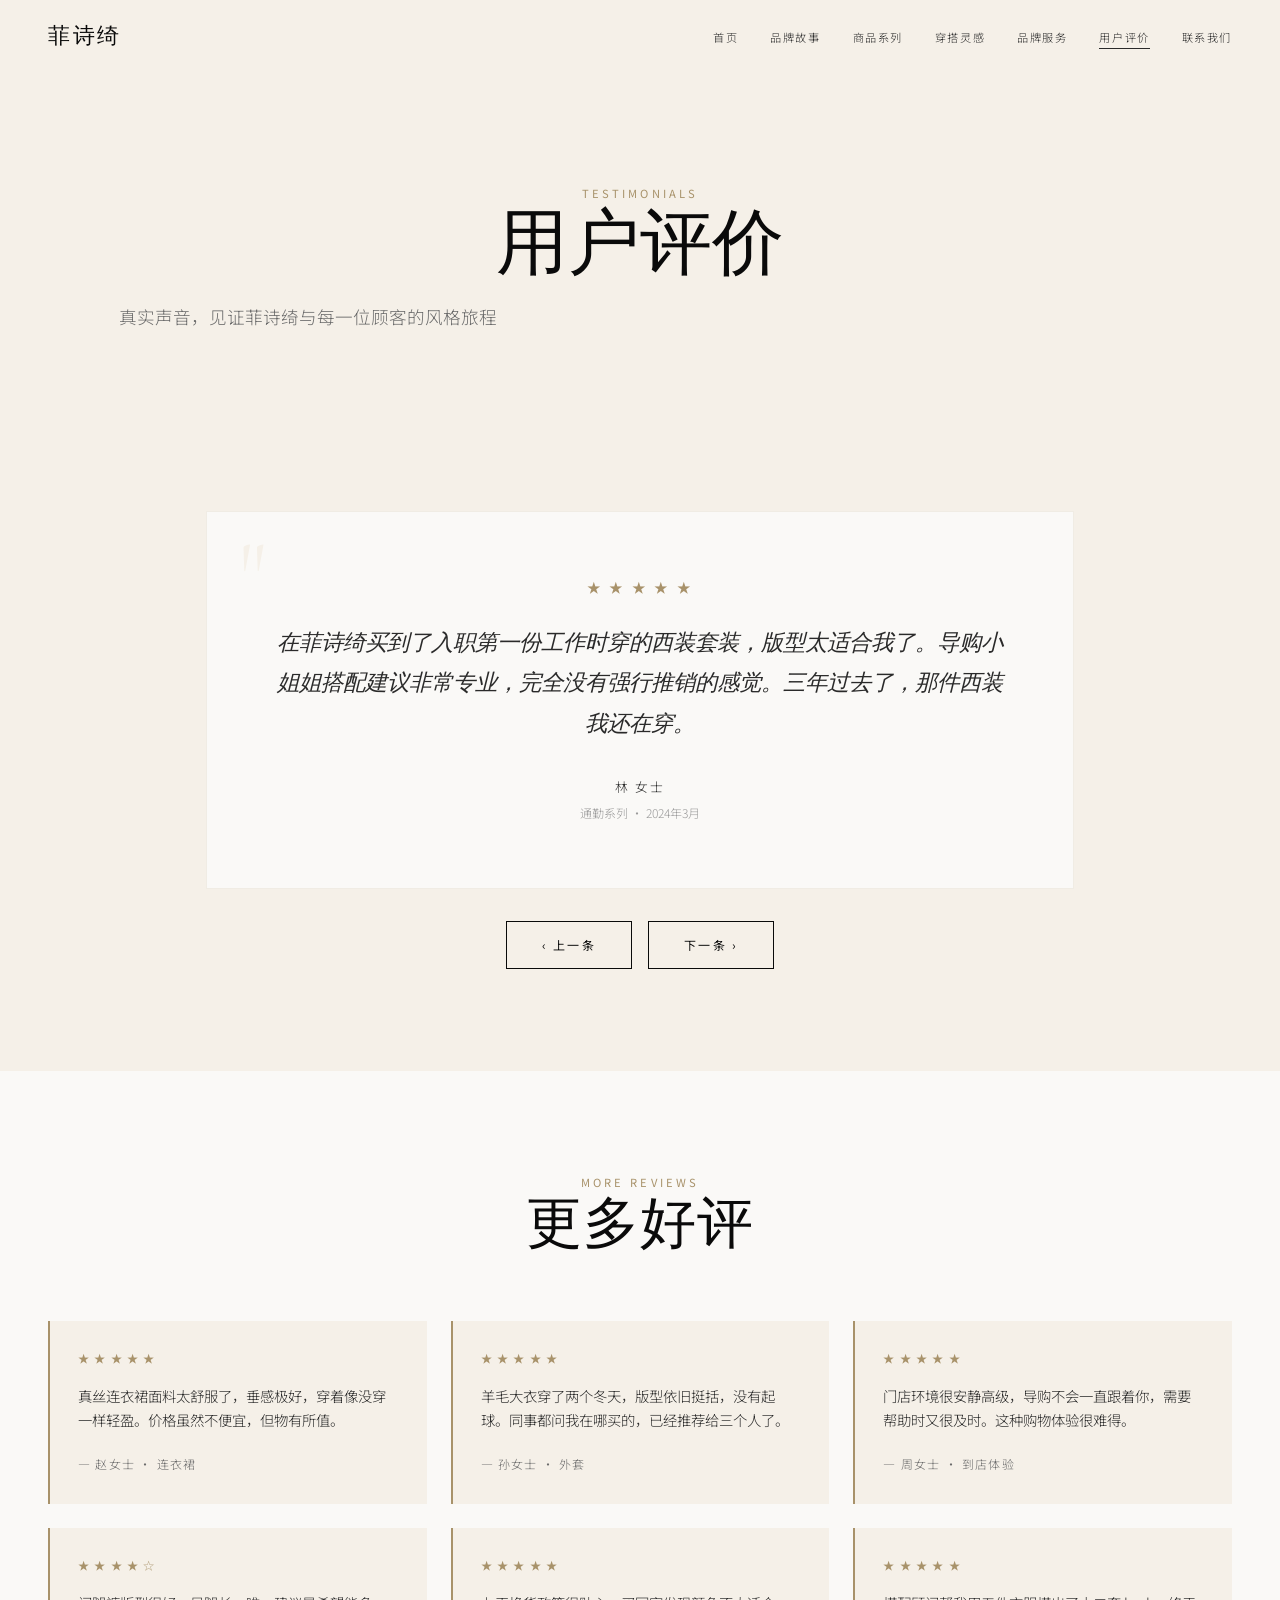
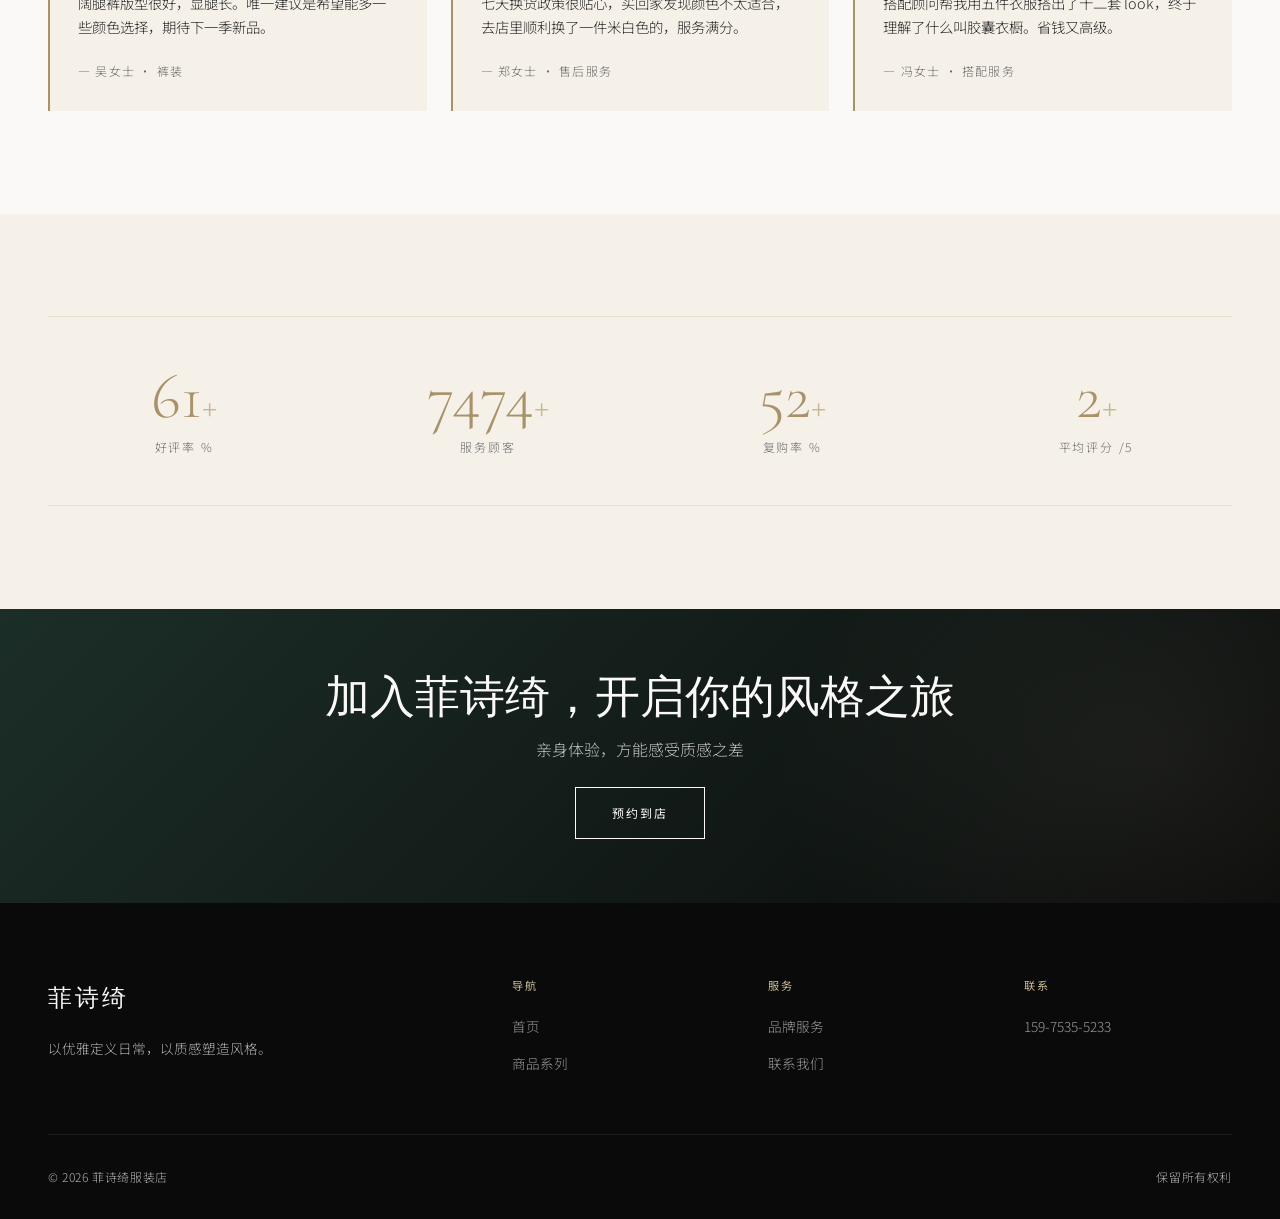
<file: reviews.html>
<!DOCTYPE html>
<html lang="zh-CN">
<head>
  <meta charset="UTF-8">
  <meta name="viewport" content="width=device-width, initial-scale=1.0">
  <meta name="description" content="菲诗绮顾客评价 — 真实口碑与穿搭反馈">
  <title>用户评价 | 菲诗绮服装店官网</title>
 <link rel="stylesheet" href="style.css">
</head>
<body>
  <nav class="site-nav">
    <div class="container">
      <a href="index.html" class="nav-logo">菲诗绮</a>
      <button class="nav-toggle" aria-label="打开菜单"><span></span><span></span><span></span></button>
      <ul class="nav-links">
        <li><a href="index.html">首页</a></li>
        <li><a href="about.html">品牌故事</a></li>
        <li><a href="products.html">商品系列</a></li>
        <li><a href="lookbook.html">穿搭灵感</a></li>
        <li><a href="services.html">品牌服务</a></li>
        <li><a href="reviews.html">用户评价</a></li>
        <li><a href="contact.html">联系我们</a></li>
      </ul>
    </div>
  </nav>

  <header class="page-hero">
    <div class="container">
      <p class="eyebrow">Testimonials</p>
      <h1>用户评价</h1>
      <p class="section-subtitle">真实声音，见证菲诗绮与每一位顾客的风格旅程</p>
    </div>
  </header>

  <section class="section section--cream">
    <div class="container">
      <div class="reviews-carousel reveal">
        <div class="reviews-track">
          <div class="review-slide">
            <div class="review-card">
              <div class="review-card__stars">★ ★ ★ ★ ★</div>
              <p class="review-card__text">在菲诗绮买到了入职第一份工作时穿的西装套装，版型太适合我了。导购小姐姐搭配建议非常专业，完全没有强行推销的感觉。三年过去了，那件西装我还在穿。</p>
              <p class="review-card__author">林 女士</p>
              <p class="review-card__meta">通勤系列 · 2024年3月</p>
            </div>
          </div>
          <div class="review-slide">
            <div class="review-card">
              <div class="review-card__stars">★ ★ ★ ★ ★</div>
              <p class="review-card__text">婚礼前一周才想起买礼服，幸好菲诗绮有定制服务。从量体到取货只用了十二天，香槟色丝绒裙在婚礼上收到了无数夸赞。质感真的和普通礼服不一样。</p>
              <p class="review-card__author">陈 女士</p>
              <p class="review-card__meta">定制礼服 · 2025年10月</p>
            </div>
          </div>
          <div class="review-slide">
            <div class="review-card">
              <div class="review-card__stars">★ ★ ★ ★ ★</div>
              <p class="review-card__text">我是菲诗绮三年的老会员了。最喜欢的是搭配顾问服务，每次换季都会帮我规划衣橱，避免冲动消费。现在我的衣柜里每一件都是真正会穿的，高级感满满。</p>
              <p class="review-card__author">王 女士</p>
              <p class="review-card__meta">铂金会员 · 2023年至今</p>
            </div>
          </div>
        </div>
        <div style="display:flex;justify-content:center;gap:1rem;margin-top:2rem">
          <button class="btn" data-review-prev aria-label="上一条">‹ 上一条</button>
          <button class="btn" data-review-next aria-label="下一条">下一条 ›</button>
        </div>
      </div>
    </div>
  </section>

  <section class="section">
    <div class="container">
      <div class="section-header reveal">
        <p class="eyebrow">More Reviews</p>
        <h2 class="section-title">更多好评</h2>
      </div>
      <div class="reviews-grid">
        <div class="review-mini reveal">
          <div class="review-mini__stars">★ ★ ★ ★ ★</div>
          <p>真丝连衣裙面料太舒服了，垂感极好，穿着像没穿一样轻盈。价格虽然不便宜，但物有所值。</p>
          <cite>— 赵女士 · 连衣裙</cite>
        </div>
        <div class="review-mini reveal reveal-delay-1">
          <div class="review-mini__stars">★ ★ ★ ★ ★</div>
          <p>羊毛大衣穿了两个冬天，版型依旧挺括，没有起球。同事都问我在哪买的，已经推荐给三个人了。</p>
          <cite>— 孙女士 · 外套</cite>
        </div>
        <div class="review-mini reveal reveal-delay-2">
          <div class="review-mini__stars">★ ★ ★ ★ ★</div>
          <p>门店环境很安静高级，导购不会一直跟着你，需要帮助时又很及时。这种购物体验很难得。</p>
          <cite>— 周女士 · 到店体验</cite>
        </div>
        <div class="review-mini reveal">
          <div class="review-mini__stars">★ ★ ★ ★ ☆</div>
          <p>阔腿裤版型很好，显腿长。唯一建议是希望能多一些颜色选择，期待下一季新品。</p>
          <cite>— 吴女士 · 裤装</cite>
        </div>
        <div class="review-mini reveal reveal-delay-1">
          <div class="review-mini__stars">★ ★ ★ ★ ★</div>
          <p>七天换货政策很贴心，买回家发现颜色不太适合，去店里顺利换了一件米白色的，服务满分。</p>
          <cite>— 郑女士 · 售后服务</cite>
        </div>
        <div class="review-mini reveal reveal-delay-2">
          <div class="review-mini__stars">★ ★ ★ ★ ★</div>
          <p>搭配顾问帮我用五件衣服搭出了十二套 look，终于理解了什么叫胶囊衣橱。省钱又高级。</p>
          <cite>— 冯女士 · 搭配服务</cite>
        </div>
      </div>
    </div>
  </section>

  <section class="section section--cream">
    <div class="container">
      <div class="stats-row reveal">
        <div class="stat-item">
          <div class="stat-item__number" data-count="98">0</div>
          <div class="stat-item__label">好评率 %</div>
        </div>
        <div class="stat-item">
          <div class="stat-item__number" data-count="12000">0</div>
          <div class="stat-item__label">服务顾客</div>
        </div>
        <div class="stat-item">
          <div class="stat-item__number" data-count="85">0</div>
          <div class="stat-item__label">复购率 %</div>
        </div>
        <div class="stat-item">
          <div class="stat-item__number" data-count="4">0</div>
          <div class="stat-item__label">平均评分 /5</div>
        </div>
      </div>
    </div>
  </section>

  <section class="promo-banner reveal">
    <div class="container">
      <h2>加入菲诗绮，开启你的风格之旅</h2>
      <p>亲身体验，方能感受质感之差</p>
      <a href="contact.html" class="btn btn--light">预约到店</a>
    </div>
  </section>

  <footer class="site-footer">
    <div class="container">
      <div class="footer-grid">
        <div class="footer-brand"><span class="nav-logo">菲诗绮</span><p>以优雅定义日常，以质感塑造风格。</p></div>
        <div class="footer-col"><h4>导航</h4><ul><li><a href="index.html">首页</a></li><li><a href="products.html">商品系列</a></li></ul></div>
        <div class="footer-col"><h4>服务</h4><ul><li><a href="services.html">品牌服务</a></li><li><a href="contact.html">联系我们</a></li></ul></div>
        <div class="footer-col"><h4>联系</h4><ul><li><a href="tel:15975355233">159-7535-5233</a></li></ul></div>
      </div>
      <div class="footer-bottom"><span>© 2026 菲诗绮服装店</span><span>保留所有权利</span></div>
    </div>
  </footer>
 <script src="script.js"></script>
</body>
</html>
</file>
<file: style.css>
/* ============================================
   菲诗绮服装店官网 — Feishiqi Fashion Boutique
   Premium Fashion Brand Static Site
   ============================================ */

@import url('https://fonts.googleapis.com/css2?family=Cormorant+Garamond:ital,wght@0,300;0,400;0,500;0,600;0,700;1,400&family=Noto+Sans+SC:wght@300;400;500&family=Playfair+Display:ital,wght@0,400;0,500;1,400&display=swap');

:root {
  --black: #0a0a0a;
  --white: #faf9f7;
  --cream: #f5f0e8;
  --warm-gray: #e8e4dc;
  --champagne: #c9b896;
  --gold: #a8926a;
  --gold-light: #d4c4a8;
  --ink-green: #1c2e28;
  --charcoal: #2a2a2a;
  --mid-gray: #6b6b6b;
  --light-gray: #9a9a9a;
  --font-display: 'Cormorant Garamond', 'Playfair Display', serif;
  --font-serif: 'Playfair Display', serif;
  --font-body: 'Noto Sans SC', -apple-system, sans-serif;
  --nav-height: 72px;
  --transition: 0.4s cubic-bezier(0.25, 0.46, 0.45, 0.94);
  --shadow-soft: 0 8px 32px rgba(10, 10, 10, 0.06);
  --shadow-hover: 0 16px 48px rgba(10, 10, 10, 0.12);
  --max-width: 1400px;
  --section-pad: clamp(4rem, 8vw, 8rem);
}

*, *::before, *::after {
  box-sizing: border-box;
  margin: 0;
  padding: 0;
}

html {
  scroll-behavior: smooth;
  font-size: 16px;
}

body {
  font-family: var(--font-body);
  font-weight: 300;
  color: var(--charcoal);
  background: var(--white);
  line-height: 1.7;
  overflow-x: hidden;
  -webkit-font-smoothing: antialiased;
}

img {
  max-width: 100%;
  height: auto;
  display: block;
  object-fit: cover;
}

a {
  color: inherit;
  text-decoration: none;
  transition: color var(--transition), opacity var(--transition);
}

ul { list-style: none; }

button, input, textarea, select {
  font-family: inherit;
  font-size: inherit;
}

.container {
  width: 100%;
  max-width: var(--max-width);
  margin: 0 auto;
  padding: 0 clamp(1.25rem, 4vw, 3rem);
}

/* ---- Typography ---- */
.eyebrow {
  font-family: var(--font-body);
  font-size: 0.7rem;
  font-weight: 400;
  letter-spacing: 0.28em;
  text-transform: uppercase;
  color: var(--gold);
}

h1, h2, h3, h4 {
  font-family: var(--font-display);
  font-weight: 400;
  line-height: 1.15;
  color: var(--black);
}

.section-title {
  font-size: clamp(2rem, 4.5vw, 3.5rem);
  letter-spacing: 0.02em;
  margin-bottom: 0.5rem;
}

.section-subtitle {
  font-size: clamp(0.95rem, 1.5vw, 1.1rem);
  color: var(--mid-gray);
  font-weight: 300;
  max-width: 520px;
}

.section-header {
  text-align: center;
  margin-bottom: clamp(2.5rem, 5vw, 4rem);
}

.section-header .section-subtitle {
  margin: 1rem auto 0;
}

.section-header--left {
  text-align: left;
}

.section-header--left .section-subtitle {
  margin-left: 0;
}

/* ---- Buttons ---- */
.btn {
  display: inline-flex;
  align-items: center;
  justify-content: center;
  gap: 0.5rem;
  padding: 0.9rem 2.2rem;
  font-size: 0.75rem;
  font-weight: 400;
  letter-spacing: 0.18em;
  text-transform: uppercase;
  border: 1px solid var(--black);
  background: transparent;
  color: var(--black);
  cursor: pointer;
  transition: all var(--transition);
  position: relative;
  overflow: hidden;
}

.btn::before {
  content: '';
  position: absolute;
  inset: 0;
  background: var(--black);
  transform: scaleX(0);
  transform-origin: left;
  transition: transform var(--transition);
  z-index: -1;
}

.btn:hover {
  color: var(--white);
}

.btn:hover::before {
  transform: scaleX(1);
}

.btn--light {
  border-color: var(--white);
  color: var(--white);
}

.btn--light::before {
  background: var(--white);
}

.btn--light:hover {
  color: var(--black);
}

.btn--gold {
  border-color: var(--gold);
  color: var(--gold);
}

.btn--gold::before {
  background: var(--gold);
}

.btn--gold:hover {
  color: var(--white);
}

.btn--filled {
  background: var(--black);
  color: var(--white);
}

.btn--filled::before {
  background: var(--ink-green);
}

.btn--filled:hover {
  color: var(--white);
  border-color: var(--ink-green);
}

/* ---- Navigation ---- */
.site-nav {
  position: fixed;
  top: 0;
  left: 0;
  right: 0;
  z-index: 1000;
  height: var(--nav-height);
  display: flex;
  align-items: center;
  transition: background var(--transition), box-shadow var(--transition), height var(--transition);
}

.site-nav.scrolled {
  background: rgba(250, 249, 247, 0.95);
  backdrop-filter: blur(12px);
  -webkit-backdrop-filter: blur(12px);
  box-shadow: 0 1px 0 rgba(10, 10, 10, 0.06);
  height: 64px;
}

.site-nav.nav-dark.scrolled {
  background: rgba(10, 10, 10, 0.92);
}

.site-nav .container {
  display: flex;
  align-items: center;
  justify-content: space-between;
}

.nav-logo {
  font-family: var(--font-display);
  font-size: 1.35rem;
  letter-spacing: 0.12em;
  color: var(--black);
  font-weight: 500;
}

.nav-dark .nav-logo,
.nav-dark .nav-links a {
  color: var(--white);
}

.site-nav.scrolled .nav-logo,
.site-nav.scrolled .nav-links a {
  color: var(--black);
}

.nav-dark.site-nav.scrolled .nav-logo,
.nav-dark.site-nav.scrolled .nav-links a {
  color: var(--white);
}

.nav-links {
  display: flex;
  gap: clamp(1.2rem, 2.5vw, 2.5rem);
}

.nav-links a {
  font-size: 0.7rem;
  letter-spacing: 0.14em;
  text-transform: uppercase;
  position: relative;
  padding: 0.25rem 0;
}

.nav-links a::after {
  content: '';
  position: absolute;
  bottom: 0;
  left: 0;
  width: 0;
  height: 1px;
  background: currentColor;
  transition: width var(--transition);
}

.nav-links a:hover::after,
.nav-links a.active::after {
  width: 100%;
}

.nav-toggle {
  display: none;
  flex-direction: column;
  gap: 5px;
  background: none;
  border: none;
  cursor: pointer;
  padding: 4px;
}

.nav-toggle span {
  display: block;
  width: 22px;
  height: 1px;
  background: currentColor;
  transition: var(--transition);
}

.nav-dark .nav-toggle span {
  background: var(--white);
}

.site-nav.scrolled .nav-toggle span {
  background: var(--black);
}

.nav-dark.site-nav.scrolled .nav-toggle span {
  background: var(--white);
}

/* ---- Hero ---- */
.hero {
  min-height: 100vh;
  display: flex;
  align-items: flex-end;
  position: relative;
  overflow: hidden;
  padding-bottom: clamp(3rem, 8vw, 6rem);
}

.hero__bg {
  position: absolute;
  inset: 0;
  z-index: 0;
}

.hero__bg img {
  width: 100%;
  height: 100%;
  object-fit: cover;
}

.hero__overlay {
  position: absolute;
  inset: 0;
  background: linear-gradient(
    to top,
    rgba(10, 10, 10, 0.75) 0%,
    rgba(10, 10, 10, 0.2) 50%,
    rgba(10, 10, 10, 0.15) 100%
  );
  z-index: 1;
}

.hero__content {
  position: relative;
  z-index: 2;
  width: 100%;
  padding-top: calc(var(--nav-height) + 4rem);
}

.hero__eyebrow {
  color: var(--champagne);
  margin-bottom: 1.5rem;
}

.hero__title {
  font-size: clamp(3rem, 8vw, 6.5rem);
  color: var(--white);
  font-weight: 300;
  letter-spacing: 0.08em;
  margin-bottom: 0.25rem;
}

.hero__subtitle-en {
  font-family: var(--font-serif);
  font-size: clamp(0.9rem, 2vw, 1.2rem);
  font-style: italic;
  color: var(--gold-light);
  letter-spacing: 0.2em;
  margin-bottom: 2rem;
  font-weight: 400;
}

.hero__tagline {
  font-size: clamp(1rem, 2vw, 1.25rem);
  color: rgba(250, 249, 247, 0.85);
  font-weight: 300;
  letter-spacing: 0.15em;
  margin-bottom: 2.5rem;
  max-width: 480px;
}

.hero__actions {
  display: flex;
  flex-wrap: wrap;
  gap: 1rem;
}

.hero__scroll {
  position: absolute;
  bottom: 2rem;
  left: 50%;
  transform: translateX(-50%);
  z-index: 2;
  display: flex;
  flex-direction: column;
  align-items: center;
  gap: 0.5rem;
  color: rgba(250, 249, 247, 0.6);
  font-size: 0.65rem;
  letter-spacing: 0.2em;
  text-transform: uppercase;
}

.hero__scroll-line {
  width: 1px;
  height: 40px;
  background: linear-gradient(to bottom, var(--champagne), transparent);
  animation: scrollPulse 2s ease infinite;
}

@keyframes scrollPulse {
  0%, 100% { opacity: 0.3; transform: scaleY(0.6); }
  50% { opacity: 1; transform: scaleY(1); }
}

/* ---- Page Hero (inner pages) ---- */
.page-hero {
  padding: calc(var(--nav-height) + clamp(4rem, 10vw, 7rem)) 0 clamp(3rem, 6vw, 5rem);
  background: var(--cream);
  text-align: center;
}

.page-hero--dark {
  background: var(--ink-green);
  color: var(--white);
}

.page-hero--dark h1,
.page-hero--dark .section-subtitle {
  color: var(--white);
}

.page-hero--dark .eyebrow {
  color: var(--champagne);
}

.page-hero--dark .section-subtitle {
  color: rgba(250, 249, 247, 0.7);
}

.page-hero h1 {
  font-size: clamp(2.5rem, 6vw, 4.5rem);
  margin-bottom: 1rem;
}

/* ---- Sections ---- */
.section {
  padding: var(--section-pad) 0;
}

.section--cream { background: var(--cream); }
.section--dark { background: var(--black); color: var(--white); }
.section--dark h2, .section--dark h3 { color: var(--white); }
.section--dark .section-subtitle { color: var(--light-gray); }
.section--ink { background: var(--ink-green); color: var(--white); }
.section--ink h2, .section--ink h3 { color: var(--white); }

/* ---- Intro Block ---- */
.intro-block {
  display: grid;
  grid-template-columns: 1fr 1fr;
  gap: clamp(2rem, 5vw, 5rem);
  align-items: center;
}

.intro-block__image {
  position: relative;
  aspect-ratio: 4/5;
  overflow: hidden;
}

.intro-block__image img {
  width: 100%;
  height: 100%;
  transition: transform 1.2s var(--transition);
}

.intro-block__image:hover img {
  transform: scale(1.03);
}

.intro-block__image::after {
  content: '';
  position: absolute;
  inset: 1.5rem;
  border: 1px solid rgba(201, 184, 150, 0.4);
  pointer-events: none;
}

.intro-block__text .eyebrow {
  margin-bottom: 1rem;
}

.intro-block__text h2 {
  font-size: clamp(1.8rem, 3.5vw, 2.8rem);
  margin-bottom: 1.5rem;
}

.intro-block__text p {
  color: var(--mid-gray);
  margin-bottom: 1.25rem;
  font-size: 0.95rem;
}

/* ---- Carousel ---- */
.carousel {
  position: relative;
  overflow: hidden;
}

.carousel__track {
  display: flex;
  transition: transform 0.8s cubic-bezier(0.25, 0.46, 0.45, 0.94);
}

.carousel__slide {
  min-width: 100%;
  position: relative;
  aspect-ratio: 21/9;
}

.carousel__slide img {
  width: 100%;
  height: 100%;
}

.carousel__caption {
  position: absolute;
  bottom: 0;
  left: 0;
  right: 0;
  padding: clamp(2rem, 5vw, 4rem);
  background: linear-gradient(transparent, rgba(10, 10, 10, 0.7));
  color: var(--white);
}

.carousel__caption h3 {
  font-size: clamp(1.5rem, 3vw, 2.5rem);
  color: var(--white);
  margin-bottom: 0.5rem;
}

.carousel__caption p {
  font-size: 0.9rem;
  opacity: 0.85;
  max-width: 400px;
}

.carousel__dots {
  display: flex;
  justify-content: center;
  gap: 0.75rem;
  margin-top: 1.5rem;
}

.carousel__dot {
  width: 32px;
  height: 2px;
  background: var(--warm-gray);
  border: none;
  cursor: pointer;
  transition: background var(--transition), width var(--transition);
  padding: 0;
}

.carousel__dot.active {
  background: var(--gold);
  width: 48px;
}

.carousel__arrow {
  position: absolute;
  top: 50%;
  transform: translateY(-50%);
  width: 48px;
  height: 48px;
  border: 1px solid rgba(255, 255, 255, 0.3);
  background: rgba(10, 10, 10, 0.3);
  color: var(--white);
  cursor: pointer;
  display: flex;
  align-items: center;
  justify-content: center;
  font-size: 1.2rem;
  transition: all var(--transition);
  z-index: 10;
  backdrop-filter: blur(4px);
}

.carousel__arrow:hover {
  background: rgba(10, 10, 10, 0.6);
  border-color: var(--champagne);
}

.carousel__arrow--prev { left: 1.5rem; }
.carousel__arrow--next { right: 1.5rem; }

/* ---- Product Grid ---- */
.product-grid {
  display: grid;
  grid-template-columns: repeat(auto-fill, minmax(280px, 1fr));
  gap: clamp(1.5rem, 3vw, 2.5rem);
}

.product-card {
  position: relative;
  group: product;
}

.product-card__image {
  aspect-ratio: 3/4;
  overflow: hidden;
  background: var(--cream);
  margin-bottom: 1.25rem;
  position: relative;
}

.product-card__image img {
  width: 100%;
  height: 100%;
  transition: transform 0.8s var(--transition);
}

.product-card:hover .product-card__image img {
  transform: scale(1.06);
}

.product-card__badge {
  position: absolute;
  top: 1rem;
  left: 1rem;
  font-size: 0.65rem;
  letter-spacing: 0.15em;
  text-transform: uppercase;
  background: var(--ink-green);
  color: var(--white);
  padding: 0.35rem 0.75rem;
}

.product-card__overlay {
  position: absolute;
  inset: 0;
  background: rgba(10, 10, 10, 0.4);
  display: flex;
  align-items: center;
  justify-content: center;
  opacity: 0;
  transition: opacity var(--transition);
}

.product-card:hover .product-card__overlay {
  opacity: 1;
}

.product-card__tags {
  display: flex;
  flex-wrap: wrap;
  gap: 0.5rem;
  margin-bottom: 0.5rem;
}

.product-card__tag {
  font-size: 0.65rem;
  letter-spacing: 0.1em;
  color: var(--gold);
  text-transform: uppercase;
}

.product-card__name {
  font-family: var(--font-display);
  font-size: 1.25rem;
  margin-bottom: 0.35rem;
}

.product-card__desc {
  font-size: 0.85rem;
  color: var(--mid-gray);
  margin-bottom: 0.5rem;
}

.product-card__price {
  font-size: 0.9rem;
  letter-spacing: 0.05em;
  color: var(--charcoal);
}

/* ---- Filter Tags ---- */
.filter-bar {
  display: flex;
  flex-wrap: wrap;
  justify-content: center;
  gap: 0.75rem;
  margin-bottom: 3rem;
}

.filter-btn {
  padding: 0.6rem 1.4rem;
  font-size: 0.7rem;
  letter-spacing: 0.12em;
  text-transform: uppercase;
  border: 1px solid var(--warm-gray);
  background: transparent;
  color: var(--mid-gray);
  cursor: pointer;
  transition: all var(--transition);
}

.filter-btn:hover,
.filter-btn.active {
  border-color: var(--black);
  color: var(--black);
  background: var(--cream);
}

/* ---- Stats ---- */
.stats-row {
  display: grid;
  grid-template-columns: repeat(4, 1fr);
  gap: 2rem;
  text-align: center;
  padding: 3rem 0;
  border-top: 1px solid rgba(201, 184, 150, 0.3);
  border-bottom: 1px solid rgba(201, 184, 150, 0.3);
}

.stat-item__number {
  font-family: var(--font-display);
  font-size: clamp(2.5rem, 5vw, 4rem);
  color: var(--gold);
  line-height: 1;
  margin-bottom: 0.5rem;
}

.stat-item__number::after {
  content: '+';
  font-size: 0.6em;
  color: var(--champagne);
}

.stat-item__label {
  font-size: 0.75rem;
  letter-spacing: 0.15em;
  text-transform: uppercase;
  color: var(--mid-gray);
}

/* ---- Features ---- */
.features-grid {
  display: grid;
  grid-template-columns: repeat(3, 1fr);
  gap: clamp(1.5rem, 3vw, 2.5rem);
}

.feature-card {
  padding: clamp(2rem, 4vw, 3rem);
  border: 1px solid rgba(201, 184, 150, 0.25);
  text-align: center;
  transition: all var(--transition);
  background: var(--white);
}

.feature-card:hover {
  border-color: var(--gold);
  transform: translateY(-4px);
  box-shadow: var(--shadow-soft);
}

.feature-card__icon {
  font-size: 1.5rem;
  color: var(--gold);
  margin-bottom: 1.25rem;
  letter-spacing: 0.1em;
}

.feature-card h3 {
  font-size: 1.2rem;
  margin-bottom: 0.75rem;
}

.feature-card p {
  font-size: 0.88rem;
  color: var(--mid-gray);
}

/* ---- Series Banner ---- */
.series-banner {
  display: grid;
  grid-template-columns: 1fr 1fr;
  min-height: 400px;
  overflow: hidden;
}

.series-banner__image {
  min-height: 400px;
}

.series-banner__image img {
  width: 100%;
  height: 100%;
}

.series-banner__content {
  display: flex;
  flex-direction: column;
  justify-content: center;
  padding: clamp(2rem, 5vw, 4rem);
  background: var(--ink-green);
  color: var(--white);
}

.series-banner__content h2 {
  color: var(--white);
  font-size: clamp(1.8rem, 3vw, 2.8rem);
  margin-bottom: 1rem;
}

.series-banner__content p {
  color: rgba(250, 249, 247, 0.75);
  margin-bottom: 2rem;
  font-size: 0.95rem;
}

/* ---- Timeline ---- */
.timeline {
  position: relative;
  max-width: 800px;
  margin: 0 auto;
  padding-left: 2rem;
}

.timeline::before {
  content: '';
  position: absolute;
  left: 0;
  top: 0;
  bottom: 0;
  width: 1px;
  background: linear-gradient(to bottom, var(--gold), var(--champagne), transparent);
}

.timeline__item {
  position: relative;
  padding-bottom: 3rem;
  padding-left: 2rem;
}

.timeline__item::before {
  content: '';
  position: absolute;
  left: -2rem;
  top: 0.35rem;
  width: 9px;
  height: 9px;
  border: 1px solid var(--gold);
  background: var(--white);
  border-radius: 50%;
  transform: translateX(-4px);
}

.timeline__year {
  font-family: var(--font-display);
  font-size: 1.5rem;
  color: var(--gold);
  margin-bottom: 0.5rem;
}

.timeline__title {
  font-size: 1.1rem;
  margin-bottom: 0.5rem;
}

.timeline__item:not(:has(.timeline__year)) .timeline__title {
  font-family: var(--font-display);
  font-size: 1.35rem;
  color: var(--gold);
}

.timeline__text {
  font-size: 0.9rem;
  color: var(--mid-gray);
}

/* ---- Philosophy Cards ---- */
.philosophy-grid {
  display: grid;
  grid-template-columns: repeat(2, 1fr);
  gap: 2rem;
}

.philosophy-card {
  padding: 2.5rem;
  background: var(--white);
  border-left: 2px solid var(--gold);
}

.philosophy-card h3 {
  font-size: 1.3rem;
  margin-bottom: 1rem;
}

.philosophy-card p {
  font-size: 0.9rem;
  color: var(--mid-gray);
  line-height: 1.8;
}

/* ---- Lookbook ---- */
.lookbook-magazine {
  display: grid;
  gap: clamp(3rem, 6vw, 5rem);
}

.lookbook-feature {
  display: grid;
  grid-template-columns: 1fr 1fr;
  gap: 0;
  align-items: stretch;
  min-height: 500px;
}

.lookbook-feature--reverse {
  direction: rtl;
}

.lookbook-feature--reverse > * {
  direction: ltr;
}

.lookbook-feature__visual {
  overflow: hidden;
  min-height: 400px;
}

.lookbook-feature__visual img {
  width: 100%;
  height: 100%;
  min-height: 400px;
}

.lookbook-feature__text {
  display: flex;
  flex-direction: column;
  justify-content: center;
  padding: clamp(2rem, 5vw, 4rem);
  background: var(--cream);
}

.lookbook-feature__text .eyebrow {
  margin-bottom: 1rem;
}

.lookbook-feature__text h2 {
  font-size: clamp(1.8rem, 3vw, 2.5rem);
  margin-bottom: 1rem;
}

.lookbook-feature__text p {
  color: var(--mid-gray);
  margin-bottom: 1.5rem;
  font-size: 0.95rem;
}

.lookbook-grid {
  display: grid;
  grid-template-columns: repeat(3, 1fr);
  grid-template-rows: auto;
  gap: 1rem;
}

.lookbook-grid__item {
  position: relative;
  overflow: hidden;
  aspect-ratio: 3/4;
}

.lookbook-grid__item:first-child {
  grid-row: span 2;
  aspect-ratio: auto;
}

.lookbook-grid__item img {
  width: 100%;
  height: 100%;
  transition: transform 1s var(--transition);
}

.lookbook-grid__item:hover img {
  transform: scale(1.05);
}

.lookbook-grid__caption {
  position: absolute;
  bottom: 0;
  left: 0;
  right: 0;
  padding: 1.5rem;
  background: linear-gradient(transparent, rgba(10, 10, 10, 0.75));
  color: var(--white);
}

.lookbook-grid__caption h4 {
  font-size: 1rem;
  color: var(--white);
  margin-bottom: 0.25rem;
}

.lookbook-grid__caption span {
  font-size: 0.75rem;
  opacity: 0.8;
  letter-spacing: 0.1em;
}

.lookbook-cards {
  display: grid;
  grid-template-columns: repeat(auto-fill, minmax(300px, 1fr));
  gap: 2rem;
}

.lookbook-card {
  position: relative;
  overflow: hidden;
}

.lookbook-card__image {
  aspect-ratio: 4/5;
  overflow: hidden;
}

.lookbook-card__image img {
  width: 100%;
  height: 100%;
  transition: transform 0.8s var(--transition);
}

.lookbook-card:hover .lookbook-card__image img {
  transform: scale(1.04);
}

.lookbook-card__body {
  padding: 1.5rem 0;
}

.lookbook-card__body h3 {
  font-size: 1.2rem;
  margin-bottom: 0.5rem;
}

.lookbook-card__body p {
  font-size: 0.85rem;
  color: var(--mid-gray);
}

/* ---- Services ---- */
.service-grid {
  display: grid;
  grid-template-columns: repeat(3, 1fr);
  gap: 2rem;
}

.service-card {
  padding: 2.5rem 2rem;
  text-align: center;
  border: 1px solid rgba(201, 184, 150, 0.2);
  transition: all var(--transition);
}

.service-card:hover {
  background: var(--cream);
  border-color: var(--gold);
}

.service-card__num {
  font-family: var(--font-display);
  font-size: 2.5rem;
  color: var(--champagne);
  margin-bottom: 1rem;
  line-height: 1;
}

.service-card h3 {
  font-size: 1.15rem;
  margin-bottom: 0.75rem;
}

.service-card p {
  font-size: 0.88rem;
  color: var(--mid-gray);
}

.process-flow {
  display: flex;
  justify-content: space-between;
  align-items: flex-start;
  gap: 1rem;
  position: relative;
  padding: 2rem 0;
}

.process-flow::before {
  content: '';
  position: absolute;
  top: 3.5rem;
  left: 10%;
  right: 10%;
  height: 1px;
  background: var(--warm-gray);
}

.process-step {
  flex: 1;
  text-align: center;
  position: relative;
  z-index: 1;
}

.process-step__circle {
  width: 56px;
  height: 56px;
  border: 1px solid var(--gold);
  border-radius: 50%;
  display: flex;
  align-items: center;
  justify-content: center;
  margin: 0 auto 1.25rem;
  background: var(--white);
  font-family: var(--font-display);
  font-size: 1.2rem;
  color: var(--gold);
}

.process-step h4 {
  font-size: 0.95rem;
  margin-bottom: 0.5rem;
}

.process-step p {
  font-size: 0.8rem;
  color: var(--mid-gray);
  max-width: 140px;
  margin: 0 auto;
}

.policy-list {
  display: grid;
  grid-template-columns: repeat(2, 1fr);
  gap: 1.5rem;
}

.policy-item {
  padding: 1.5rem;
  background: rgba(255, 255, 255, 0.05);
  border: 1px solid rgba(201, 184, 150, 0.15);
}

.policy-item h4 {
  font-size: 1rem;
  margin-bottom: 0.5rem;
  color: var(--champagne);
}

.policy-item p {
  font-size: 0.85rem;
  color: rgba(250, 249, 247, 0.7);
}

/* ---- Reviews ---- */
.reviews-carousel {
  position: relative;
  max-width: 900px;
  margin: 0 auto;
  overflow: hidden;
}

.reviews-track {
  display: flex;
  transition: transform 0.6s var(--transition);
}

.review-slide {
  min-width: 100%;
  padding: 0 1rem;
}

.review-card {
  background: var(--white);
  padding: clamp(2.5rem, 5vw, 4rem);
  text-align: center;
  border: 1px solid rgba(201, 184, 150, 0.2);
  position: relative;
}

.review-card::before {
  content: '"';
  font-family: var(--font-display);
  font-size: 6rem;
  color: var(--cream);
  position: absolute;
  top: 1rem;
  left: 2rem;
  line-height: 1;
}

.review-card__stars {
  color: var(--gold);
  letter-spacing: 0.2em;
  margin-bottom: 1.5rem;
  font-size: 0.85rem;
}

.review-card__text {
  font-family: var(--font-display);
  font-size: clamp(1.1rem, 2vw, 1.4rem);
  font-style: italic;
  color: var(--charcoal);
  margin-bottom: 2rem;
  line-height: 1.8;
  position: relative;
  z-index: 1;
}

.review-card__author {
  font-size: 0.8rem;
  letter-spacing: 0.15em;
  text-transform: uppercase;
}

.review-card__meta {
  font-size: 0.75rem;
  color: var(--light-gray);
  margin-top: 0.35rem;
}

.reviews-grid {
  display: grid;
  grid-template-columns: repeat(3, 1fr);
  gap: 1.5rem;
}

.review-mini {
  padding: 1.75rem;
  background: var(--cream);
  border-left: 2px solid var(--gold);
}

.review-mini__stars {
  color: var(--gold);
  font-size: 0.7rem;
  letter-spacing: 0.15em;
  margin-bottom: 1rem;
}

.review-mini p {
  font-size: 0.9rem;
  color: var(--charcoal);
  margin-bottom: 1rem;
  line-height: 1.7;
}

.review-mini cite {
  font-size: 0.75rem;
  font-style: normal;
  letter-spacing: 0.1em;
  color: var(--mid-gray);
}

/* ---- Contact ---- */
.contact-layout {
  display: grid;
  grid-template-columns: 1fr 1fr;
  gap: clamp(2rem, 5vw, 4rem);
}

.contact-info__item {
  margin-bottom: 2rem;
  padding-bottom: 2rem;
  border-bottom: 1px solid var(--warm-gray);
}

.contact-info__item:last-child {
  border-bottom: none;
}

.contact-info__label {
  font-size: 0.7rem;
  letter-spacing: 0.2em;
  text-transform: uppercase;
  color: var(--gold);
  margin-bottom: 0.5rem;
}

.contact-info__value {
  font-family: var(--font-display);
  font-size: 1.25rem;
}

.contact-info__value a:hover {
  color: var(--gold);
}

.contact-form {
  display: flex;
  flex-direction: column;
  gap: 1.25rem;
}

.form-group label {
  display: block;
  font-size: 0.7rem;
  letter-spacing: 0.15em;
  text-transform: uppercase;
  color: var(--mid-gray);
  margin-bottom: 0.5rem;
}

.form-group input,
.form-group textarea,
.form-group select {
  width: 100%;
  padding: 0.9rem 0;
  border: none;
  border-bottom: 1px solid var(--warm-gray);
  background: transparent;
  color: var(--charcoal);
  transition: border-color var(--transition);
  outline: none;
}

.form-group input:focus,
.form-group textarea:focus,
.form-group select:focus {
  border-bottom-color: var(--gold);
}

.form-group textarea {
  min-height: 120px;
  resize: vertical;
}

.map-placeholder {
  aspect-ratio: 16/7;
  background: var(--cream);
  display: flex;
  align-items: center;
  justify-content: center;
  color: var(--mid-gray);
  font-size: 0.85rem;
  letter-spacing: 0.1em;
  border: 1px solid var(--warm-gray);
  margin-top: 3rem;
}

.map-embed {
  margin-top: 3rem;
  border: 1px solid var(--warm-gray);
  background: var(--cream);
  overflow: hidden;
}

.map-embed iframe {
  width: 100%;
  height: clamp(320px, 50vw, 420px);
  border: 0;
  display: block;
}

.map-embed__caption {
  padding: 1rem 1.25rem;
  font-size: 0.85rem;
  color: var(--mid-gray);
  text-align: center;
  line-height: 1.7;
  border-top: 1px solid var(--warm-gray);
}

.map-embed__caption a {
  display: inline-block;
  margin-top: 0.35rem;
  font-size: 0.75rem;
  letter-spacing: 0.12em;
  text-transform: uppercase;
  color: var(--gold);
}

.map-embed__caption a:hover {
  color: var(--black);
}

.social-links {
  display: flex;
  gap: 1.5rem;
  margin-top: 1rem;
}

.social-links a {
  font-size: 0.7rem;
  letter-spacing: 0.12em;
  text-transform: uppercase;
  padding-bottom: 2px;
  border-bottom: 1px solid transparent;
}

.social-links a:hover {
  border-bottom-color: var(--gold);
  color: var(--gold);
}

.store-gallery {
  display: grid;
  grid-template-columns: repeat(3, 1fr);
  gap: 1rem;
  margin-top: 2rem;
}

.store-gallery__item {
  aspect-ratio: 4/3;
  overflow: hidden;
}

.store-gallery__item img {
  width: 100%;
  height: 100%;
  transition: transform 0.8s var(--transition);
}

.store-gallery__item:hover img {
  transform: scale(1.05);
}

/* ---- Footer ---- */
.site-footer {
  background: var(--black);
  color: rgba(250, 249, 247, 0.7);
  padding: clamp(3rem, 6vw, 5rem) 0 2rem;
}

.footer-grid {
  display: grid;
  grid-template-columns: 2fr 1fr 1fr 1fr;
  gap: 3rem;
  margin-bottom: 3rem;
}

.footer-brand .nav-logo {
  color: var(--white);
  display: block;
  margin-bottom: 1rem;
  font-size: 1.5rem;
}

.footer-brand p {
  font-size: 0.85rem;
  line-height: 1.8;
  max-width: 280px;
}

.footer-col h4 {
  font-family: var(--font-body);
  font-size: 0.7rem;
  letter-spacing: 0.2em;
  text-transform: uppercase;
  color: var(--champagne);
  margin-bottom: 1.25rem;
  font-weight: 400;
}

.footer-col ul li {
  margin-bottom: 0.6rem;
}

.footer-col a {
  font-size: 0.85rem;
  color: rgba(250, 249, 247, 0.6);
}

.footer-col a:hover {
  color: var(--champagne);
}

.footer-bottom {
  display: flex;
  justify-content: space-between;
  align-items: center;
  padding-top: 2rem;
  border-top: 1px solid rgba(255, 255, 255, 0.08);
  font-size: 0.75rem;
  letter-spacing: 0.05em;
}

/* ---- Floating CTA ---- */
.floating-cta {
  position: fixed;
  bottom: 2rem;
  right: 2rem;
  z-index: 99;
  width: 52px;
  height: 52px;
  border-radius: 50%;
  background: var(--ink-green);
  color: var(--white);
  display: flex;
  align-items: center;
  justify-content: center;
  font-size: 0.65rem;
  letter-spacing: 0.05em;
  text-align: center;
  line-height: 1.2;
  box-shadow: var(--shadow-hover);
  opacity: 0;
  transform: translateY(20px);
  transition: all var(--transition);
  border: 1px solid rgba(201, 184, 150, 0.3);
}

.floating-cta.visible {
  opacity: 1;
  transform: translateY(0);
}

.floating-cta:hover {
  background: var(--gold);
  color: var(--white);
}

/* ---- Scroll Reveal ---- */
.reveal {
  opacity: 0;
  transform: translateY(30px);
  transition: opacity 0.8s var(--transition), transform 0.8s var(--transition);
}

.reveal.visible {
  opacity: 1;
  transform: translateY(0);
}

.reveal-delay-1 { transition-delay: 0.1s; }
.reveal-delay-2 { transition-delay: 0.2s; }
.reveal-delay-3 { transition-delay: 0.3s; }

/* ---- Promo Banner ---- */
.promo-banner {
  background: linear-gradient(135deg, var(--ink-green) 0%, var(--black) 100%);
  color: var(--white);
  padding: clamp(2.5rem, 5vw, 4rem);
  text-align: center;
  position: relative;
  overflow: hidden;
}

.promo-banner::before {
  content: '';
  position: absolute;
  top: -50%;
  right: -20%;
  width: 60%;
  height: 200%;
  background: radial-gradient(ellipse, rgba(201, 184, 150, 0.08) 0%, transparent 70%);
}

.promo-banner h2 {
  color: var(--white);
  font-size: clamp(1.8rem, 3.5vw, 2.8rem);
  margin-bottom: 0.75rem;
  position: relative;
}

.promo-banner p {
  color: rgba(250, 249, 247, 0.75);
  margin-bottom: 1.5rem;
  position: relative;
}

.promo-banner .btn {
  position: relative;
}

/* ---- Category Pills (products page) ---- */
.category-nav {
  display: flex;
  flex-wrap: wrap;
  gap: 0.5rem;
  margin-bottom: 2rem;
  padding-bottom: 2rem;
  border-bottom: 1px solid var(--warm-gray);
}

/* ---- Toast ---- */
.toast {
  position: fixed;
  bottom: 2rem;
  left: 50%;
  transform: translateX(-50%) translateY(100px);
  background: var(--ink-green);
  color: var(--white);
  padding: 1rem 2rem;
  font-size: 0.85rem;
  letter-spacing: 0.05em;
  z-index: 2000;
  transition: transform 0.4s var(--transition);
  pointer-events: none;
}

.toast.show {
  transform: translateX(-50%) translateY(0);
}

/* ---- Responsive ---- */
@media (max-width: 1024px) {
  .intro-block,
  .lookbook-feature,
  .series-banner,
  .contact-layout {
    grid-template-columns: 1fr;
  }

  .lookbook-feature--reverse {
    direction: ltr;
  }

  .features-grid,
  .service-grid,
  .philosophy-grid {
    grid-template-columns: repeat(2, 1fr);
  }

  .stats-row {
    grid-template-columns: repeat(2, 1fr);
  }

  .footer-grid {
    grid-template-columns: 1fr 1fr;
  }

  .process-flow {
    flex-wrap: wrap;
  }

  .process-flow::before {
    display: none;
  }
}

@media (max-width: 768px) {
  .nav-links {
    position: fixed;
    top: var(--nav-height);
    left: 0;
    right: 0;
    background: rgba(250, 249, 247, 0.98);
    flex-direction: column;
    padding: 2rem;
    gap: 1.5rem;
    transform: translateY(-120%);
    opacity: 0;
    transition: all var(--transition);
    box-shadow: var(--shadow-soft);
  }

  .nav-dark .nav-links {
    background: rgba(10, 10, 10, 0.98);
  }

  .nav-links.open {
    transform: translateY(0);
    opacity: 1;
  }

  .nav-toggle {
    display: flex;
  }

  .nav-toggle.active span:nth-child(1) {
    transform: rotate(45deg) translate(4px, 4px);
  }

  .nav-toggle.active span:nth-child(2) {
    opacity: 0;
  }

  .nav-toggle.active span:nth-child(3) {
    transform: rotate(-45deg) translate(4px, -4px);
  }

  .features-grid,
  .service-grid,
  .philosophy-grid,
  .reviews-grid,
  .lookbook-grid,
  .footer-grid,
  .policy-list {
    grid-template-columns: 1fr;
  }

  .lookbook-grid__item:first-child {
    grid-row: span 1;
  }

  .stats-row {
    grid-template-columns: 1fr 1fr;
    gap: 1.5rem;
  }

  .carousel__slide {
    aspect-ratio: 4/3;
  }

  .carousel__arrow {
    display: none;
  }

  .footer-bottom {
    flex-direction: column;
    gap: 0.5rem;
    text-align: center;
  }

  .store-gallery {
    grid-template-columns: 1fr;
  }
}

@media (max-width: 480px) {
  .hero__actions {
    flex-direction: column;
  }

  .hero__actions .btn {
    width: 100%;
  }

  .product-grid {
    grid-template-columns: 1fr;
  }
}
</file>
